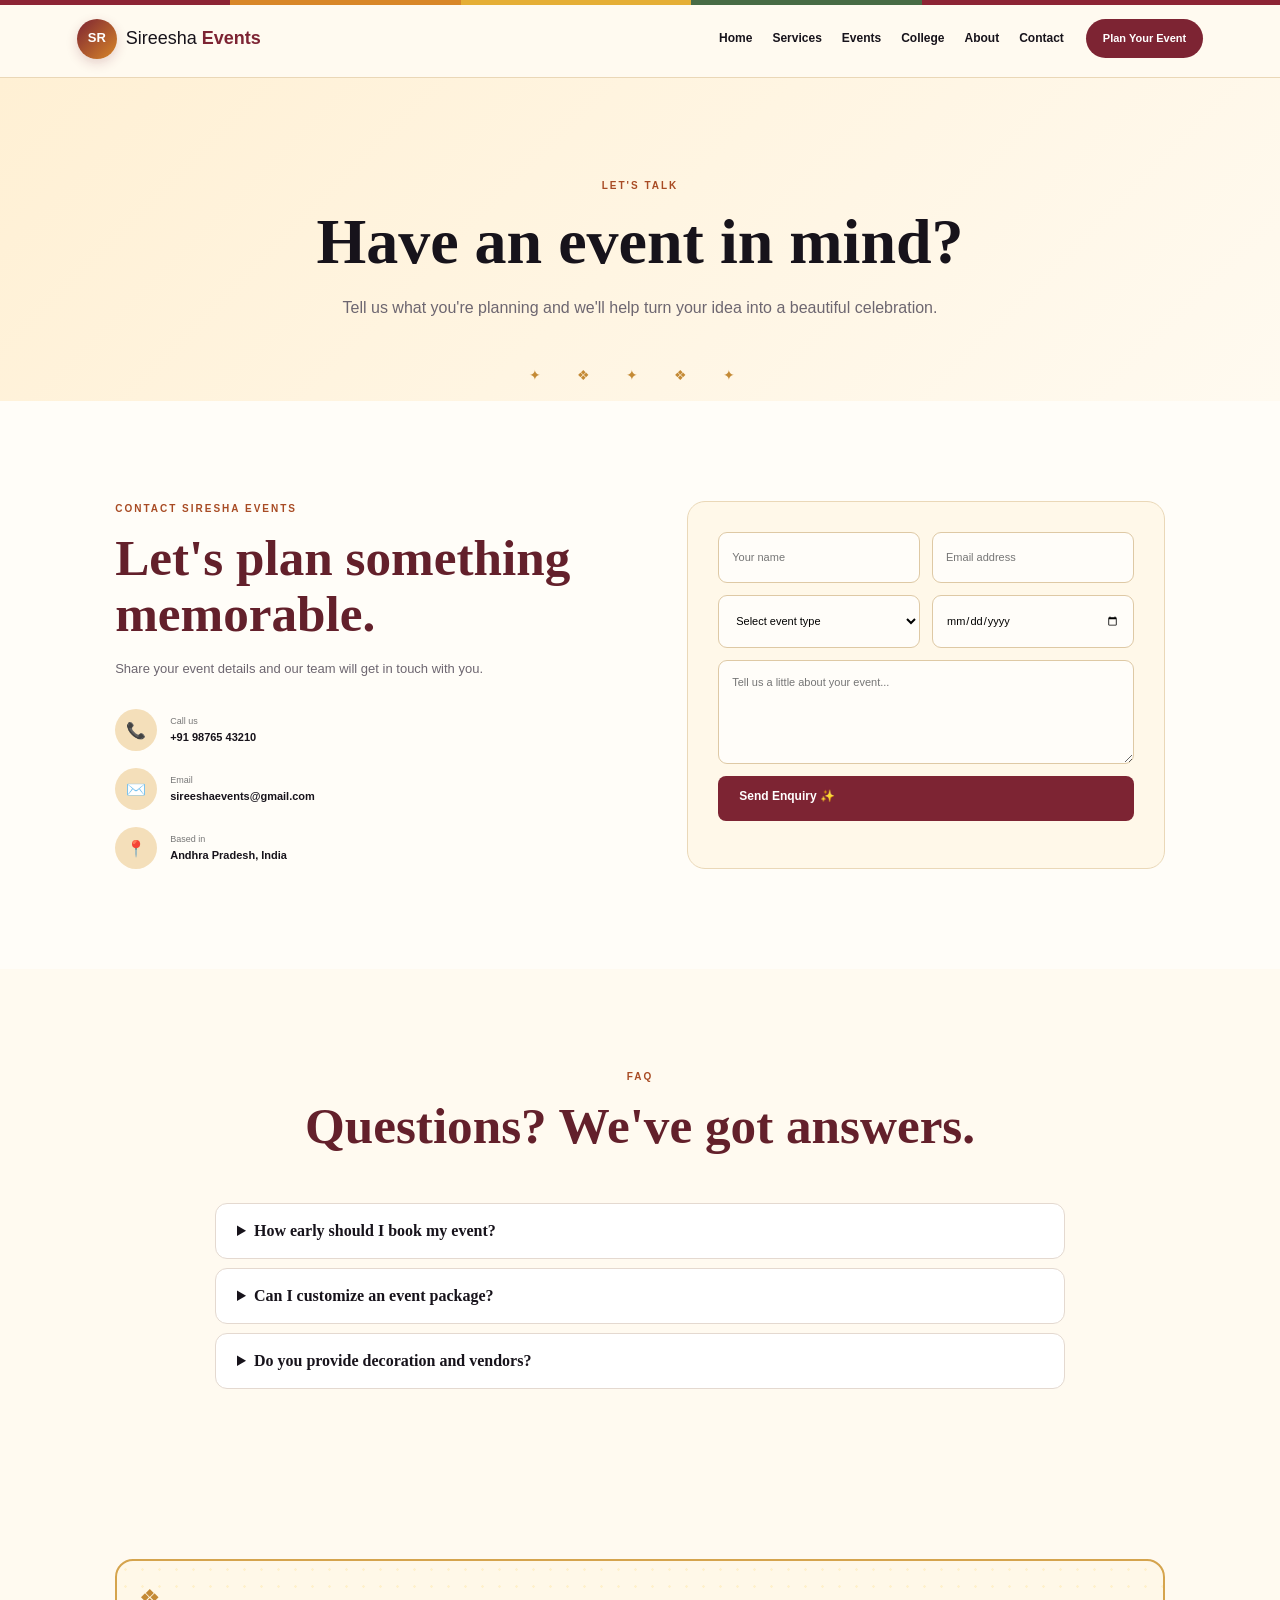
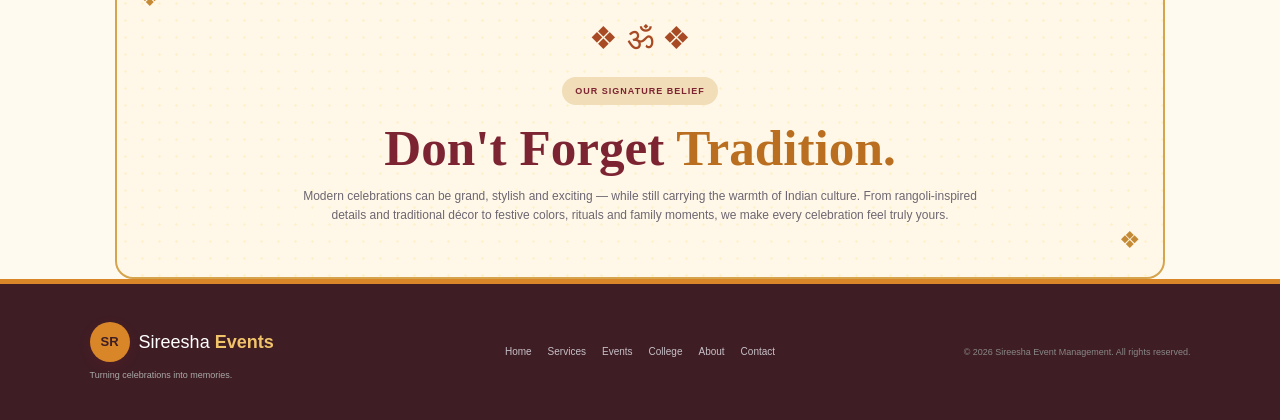
<file: contact.html>
<!DOCTYPE html>
<html lang="en">
<head>
  <meta charset="UTF-8">
  <meta name="viewport" content="width=device-width, initial-scale=1.0">
  <title>Contact | Sireesha Event Management</title>
  <link rel="preconnect" href="https://fonts.googleapis.com">
  <link rel="preconnect" href="https://fonts.gstatic.com" crossorigin>
  <link href="https://fonts.googleapis.com/css2?family=DM+Sans:wght@400;500;600;700&family=Playfair+Display:wght@600;700;800&display=swap" rel="stylesheet">
  <link rel="stylesheet" href="style.css">
</head>
<body>
<header class="header">
    <a href="index.html" class="logo">
      <span class="logo-mark">SR</span>
      <span>Sireesha <b>Events</b></span>
    </a>
    <button class="menu-btn" id="menuBtn" aria-label="Open menu">☰</button>
    <nav id="nav">
      <a href="index.html">Home</a>
      <a href="services.html">Services</a>
      <a href="events.html">Events</a><a href="college-events.html">College</a>
      <a href="about.html">About</a>
      <a href="contact.html">Contact</a>
    </nav>
    <a class="nav-cta" href="plan.html">Plan Your Event</a>
  </header>
<main>

<section class="page-banner">
  <p class="eyebrow">LET'S TALK</p><h1>Have an event in mind?</h1><p>Tell us what you're planning and we'll help turn your idea into a beautiful celebration.</p>
</section>
<section class="contact">
  <div class="contact-info">
    <p class="eyebrow">CONTACT SIRESHA EVENTS</p><h2>Let's plan something memorable.</h2>
    <p>Share your event details and our team will get in touch with you.</p>
    <div class="contact-details">
      <div><span>📞</span><div><small>Call us</small><strong>+91 98765 43210</strong></div></div>
      <div><span>✉️</span><div><small>Email</small><strong>sireeshaevents@gmail.com</strong></div></div>
      <div><span>📍</span><div><small>Based in</small><strong>Andhra Pradesh, India</strong></div></div>
    </div>
  </div>
  <form class="contact-form" id="eventForm">
    <input type="text" id="name" placeholder="Your name" required>
    <input type="email" id="email" placeholder="Email address" required>
    <select id="eventType" required><option value="">Select event type</option><option>Wedding</option><option>College Event</option><option>Birthday Party</option><option>Corporate Event</option><option>Other</option></select>
    <input type="date" id="date">
    <textarea id="message" rows="4" placeholder="Tell us a little about your event..."></textarea>
    <button type="submit" class="btn primary">Send Enquiry ✨</button>
    <p class="form-message" id="formMessage"></p>
  </form>
</section>
<section class="faq-section">
  <div class="section-heading"><p class="eyebrow">FAQ</p><h2>Questions? We've got answers.</h2></div>
  <div class="faq-list">
    <details><summary>How early should I book my event?</summary><p>For weddings and large events, booking 1–3 months in advance is recommended.</p></details>
    <details><summary>Can I customize an event package?</summary><p>Yes. Our packages can be adjusted according to your requirements and budget.</p></details>
    <details><summary>Do you provide decoration and vendors?</summary><p>Yes. We coordinate décor, lighting, sound, photography, entertainment and other event requirements.</p></details>
  </div>
</section>

</main>

<section class="dont-forget traditional-frame">
  <div class="mandala">❖ ॐ ❖</div>
  <span class="indian-tag">OUR SIGNATURE BELIEF</span>
  <h2>Don't Forget <span>Tradition.</span></h2>
  <p>Modern celebrations can be grand, stylish and exciting — while still carrying the warmth of Indian culture. From rangoli-inspired details and traditional décor to festive colors, rituals and family moments, we make every celebration feel truly yours.</p>
</section>
<footer>
    <div class="footer-brand">
      <a href="index.html" class="logo"><span class="logo-mark">SR</span><span>Sireesha <b>Events</b></span></a>
      <p>Turning celebrations into memories.</p>
    </div>
    <div class="footer-links">
      <a href="index.html">Home</a><a href="services.html">Services</a><a href="events.html">Events</a><a href="college-events.html">College</a><a href="about.html">About</a><a href="contact.html">Contact</a>
    </div>
    <p class="copyright">© 2026 Sireesha Event Management. All rights reserved.</p>
  </footer>
<script src="script.js"></script>
</body>
</html>
</file>
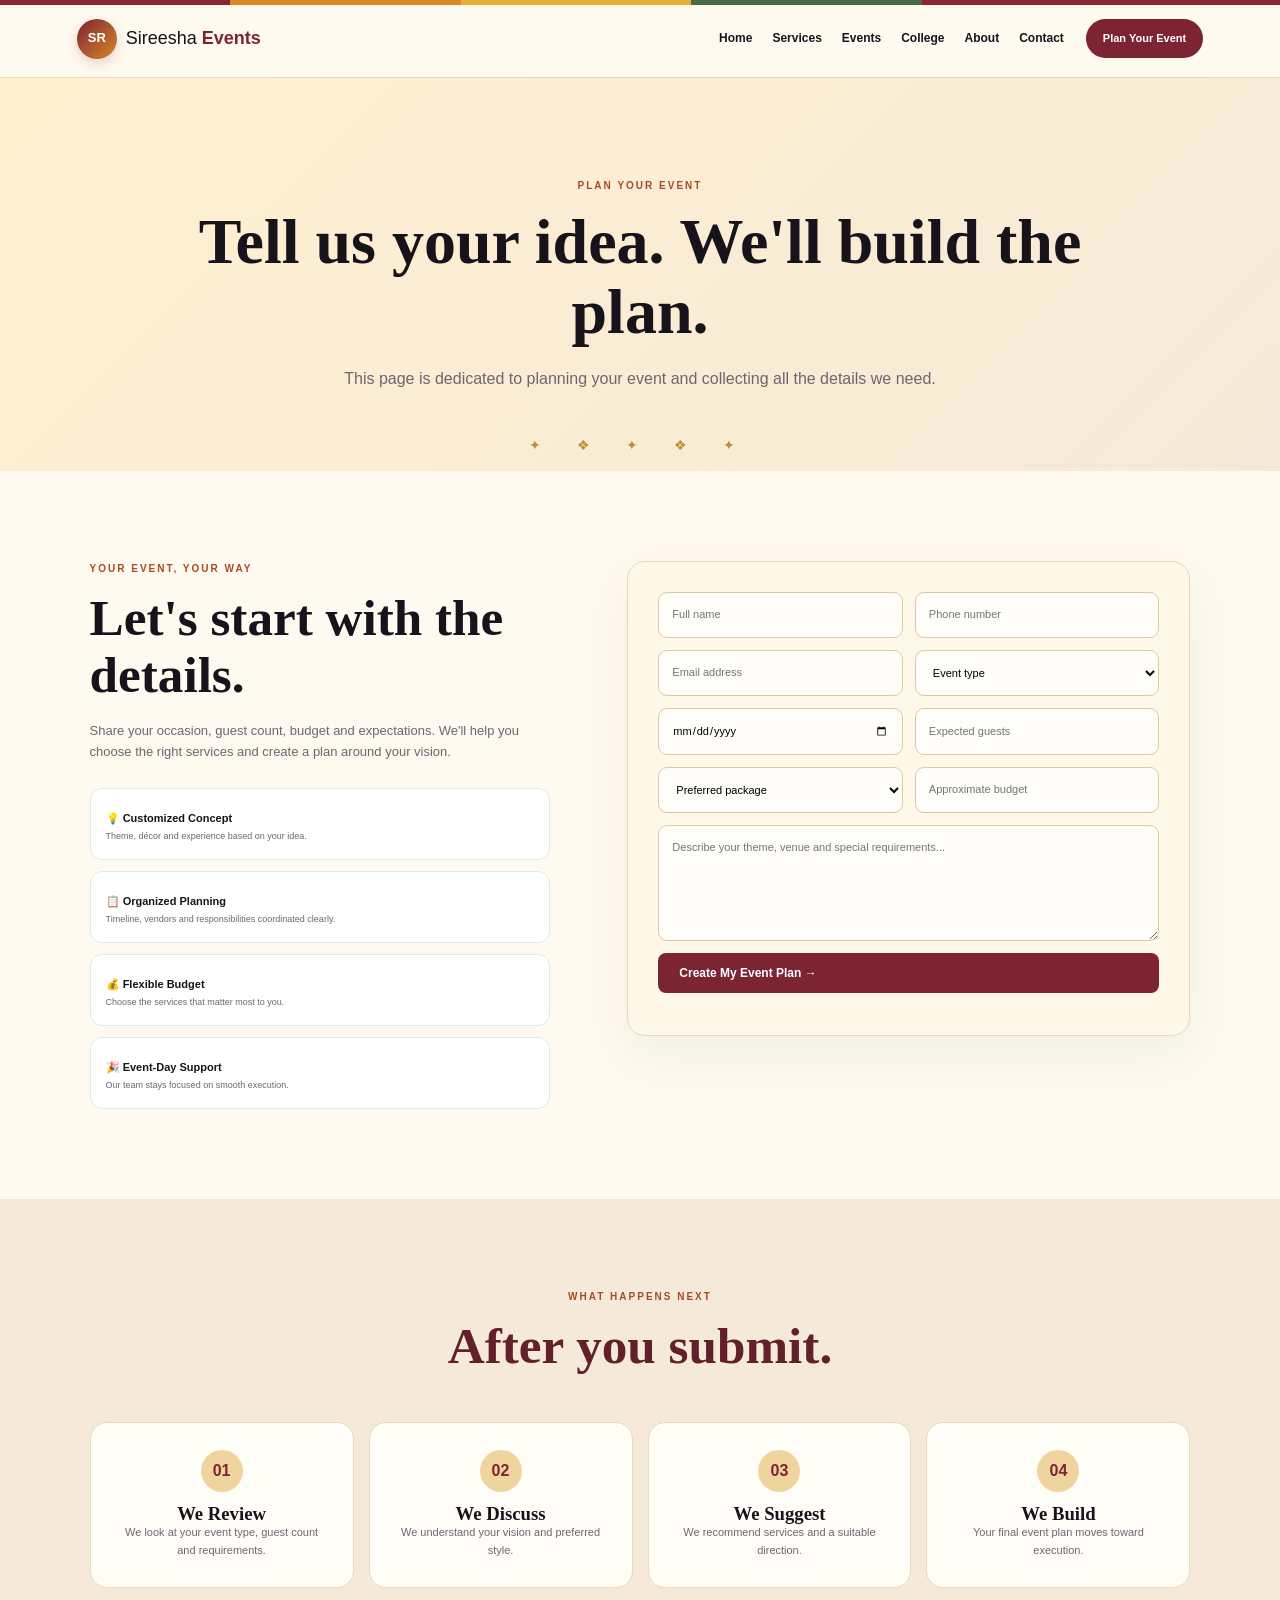
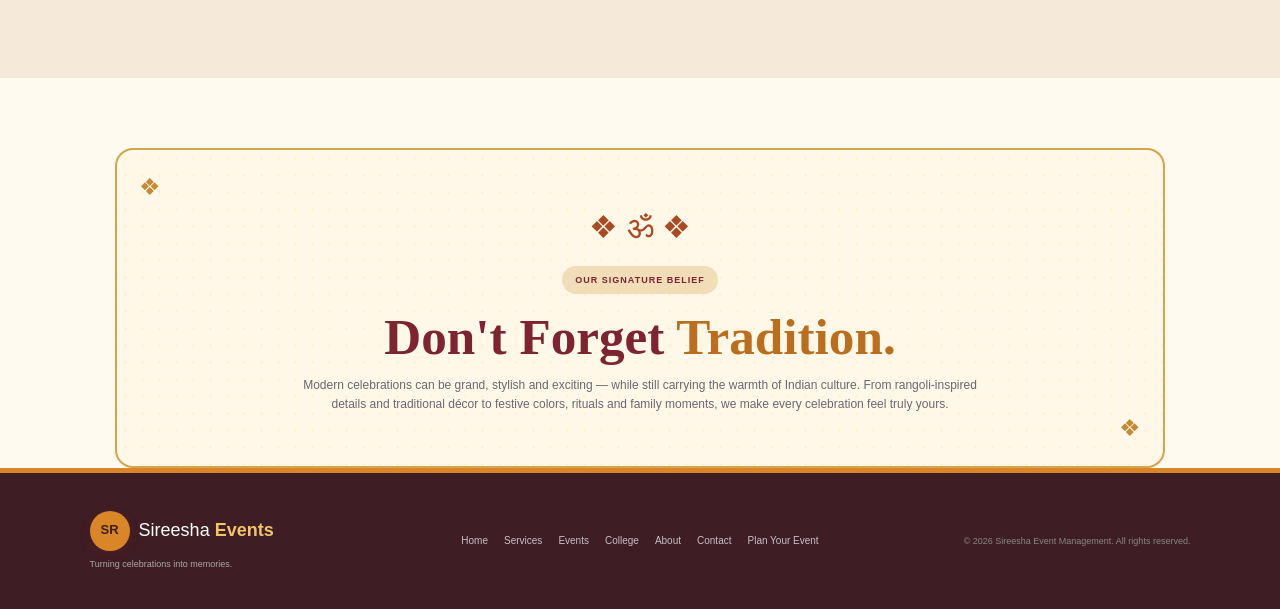
<file: plan.html>
<!DOCTYPE html>
<html lang="en">
<head>
<meta charset="UTF-8">
<meta name="viewport" content="width=device-width, initial-scale=1.0">
<title>Plan Your Event | Sireesha Event Management</title>
<link rel="preconnect" href="https://fonts.googleapis.com">
<link rel="preconnect" href="https://fonts.gstatic.com" crossorigin>
<link href="https://fonts.googleapis.com/css2?family=DM+Sans:wght@400;500;600;700&family=Playfair+Display:wght@600;700;800&display=swap" rel="stylesheet">
<link rel="stylesheet" href="style.css">
</head>
<body class="plan-page">
<header class="header">
<a href="index.html" class="logo"><span class="logo-mark">SR</span><span>Sireesha <b>Events</b></span></a>
<button class="menu-btn" id="menuBtn">☰</button>
<nav id="nav"><a href="index.html">Home</a><a href="services.html">Services</a><a href="events.html">Events</a><a href="college-events.html">College</a><a href="about.html">About</a><a href="contact.html">Contact</a></nav>
<a class="nav-cta" href="plan.html">Plan Your Event</a>
</header>

<section class="page-banner plan-banner">
<p class="eyebrow">PLAN YOUR EVENT</p>
<h1>Tell us your idea. We'll build the plan.</h1>
<p>This page is dedicated to planning your event and collecting all the details we need.</p>
</section>

<section class="plan-layout">
<div class="plan-info">
<p class="eyebrow">YOUR EVENT, YOUR WAY</p>
<h2>Let's start with the details.</h2>
<p>Share your occasion, guest count, budget and expectations. We'll help you choose the right services and create a plan around your vision.</p>
<div class="plan-benefits">
<div><b>💡 Customized Concept</b><span>Theme, décor and experience based on your idea.</span></div>
<div><b>📋 Organized Planning</b><span>Timeline, vendors and responsibilities coordinated clearly.</span></div>
<div><b>💰 Flexible Budget</b><span>Choose the services that matter most to you.</span></div>
<div><b>🎉 Event-Day Support</b><span>Our team stays focused on smooth execution.</span></div>
</div>
</div>

<form class="plan-form" id="planForm">
<input type="text" placeholder="Full name" required>
<input type="tel" placeholder="Phone number" required>
<input type="email" placeholder="Email address" required>
<select required><option value="">Event type</option><option>Wedding</option><option>College Event</option><option>Birthday</option><option>Corporate</option><option>Other</option></select>
<input type="date">
<input type="number" min="1" placeholder="Expected guests">
<select><option value="">Preferred package</option><option>Essential</option><option>Premium</option><option>Grand</option><option>Not sure</option></select>
<input type="text" placeholder="Approximate budget">
<textarea rows="5" placeholder="Describe your theme, venue and special requirements..."></textarea>
<button class="btn" type="submit">Create My Event Plan →</button>
<p class="plan-message" id="planMessage"></p>
</form>
</section>

<section class="planning-timeline">
<div class="section-heading"><p class="eyebrow">WHAT HAPPENS NEXT</p><h2>After you submit.</h2></div>
<div class="timeline-grid">
<div class="timeline-card"><strong>01</strong><h3>We Review</h3><p>We look at your event type, guest count and requirements.</p></div>
<div class="timeline-card"><strong>02</strong><h3>We Discuss</h3><p>We understand your vision and preferred style.</p></div>
<div class="timeline-card"><strong>03</strong><h3>We Suggest</h3><p>We recommend services and a suitable direction.</p></div>
<div class="timeline-card"><strong>04</strong><h3>We Build</h3><p>Your final event plan moves toward execution.</p></div>
</div>
</section>


<section class="dont-forget traditional-frame">
  <div class="mandala">❖ ॐ ❖</div>
  <span class="indian-tag">OUR SIGNATURE BELIEF</span>
  <h2>Don't Forget <span>Tradition.</span></h2>
  <p>Modern celebrations can be grand, stylish and exciting — while still carrying the warmth of Indian culture. From rangoli-inspired details and traditional décor to festive colors, rituals and family moments, we make every celebration feel truly yours.</p>
</section>
<footer>
<div class="footer-brand"><a href="index.html" class="logo"><span class="logo-mark">SR</span><span>Sireesha <b>Events</b></span></a><p>Turning celebrations into memories.</p></div>
<div class="footer-links"><a href="index.html">Home</a><a href="services.html">Services</a><a href="events.html">Events</a><a href="college-events.html">College</a><a href="about.html">About</a><a href="contact.html">Contact</a><a href="plan.html">Plan Your Event</a></div>
<p class="copyright">© 2026 Sireesha Event Management. All rights reserved.</p>
</footer>
<script src="script.js"></script>
</body>
</html>
</file>
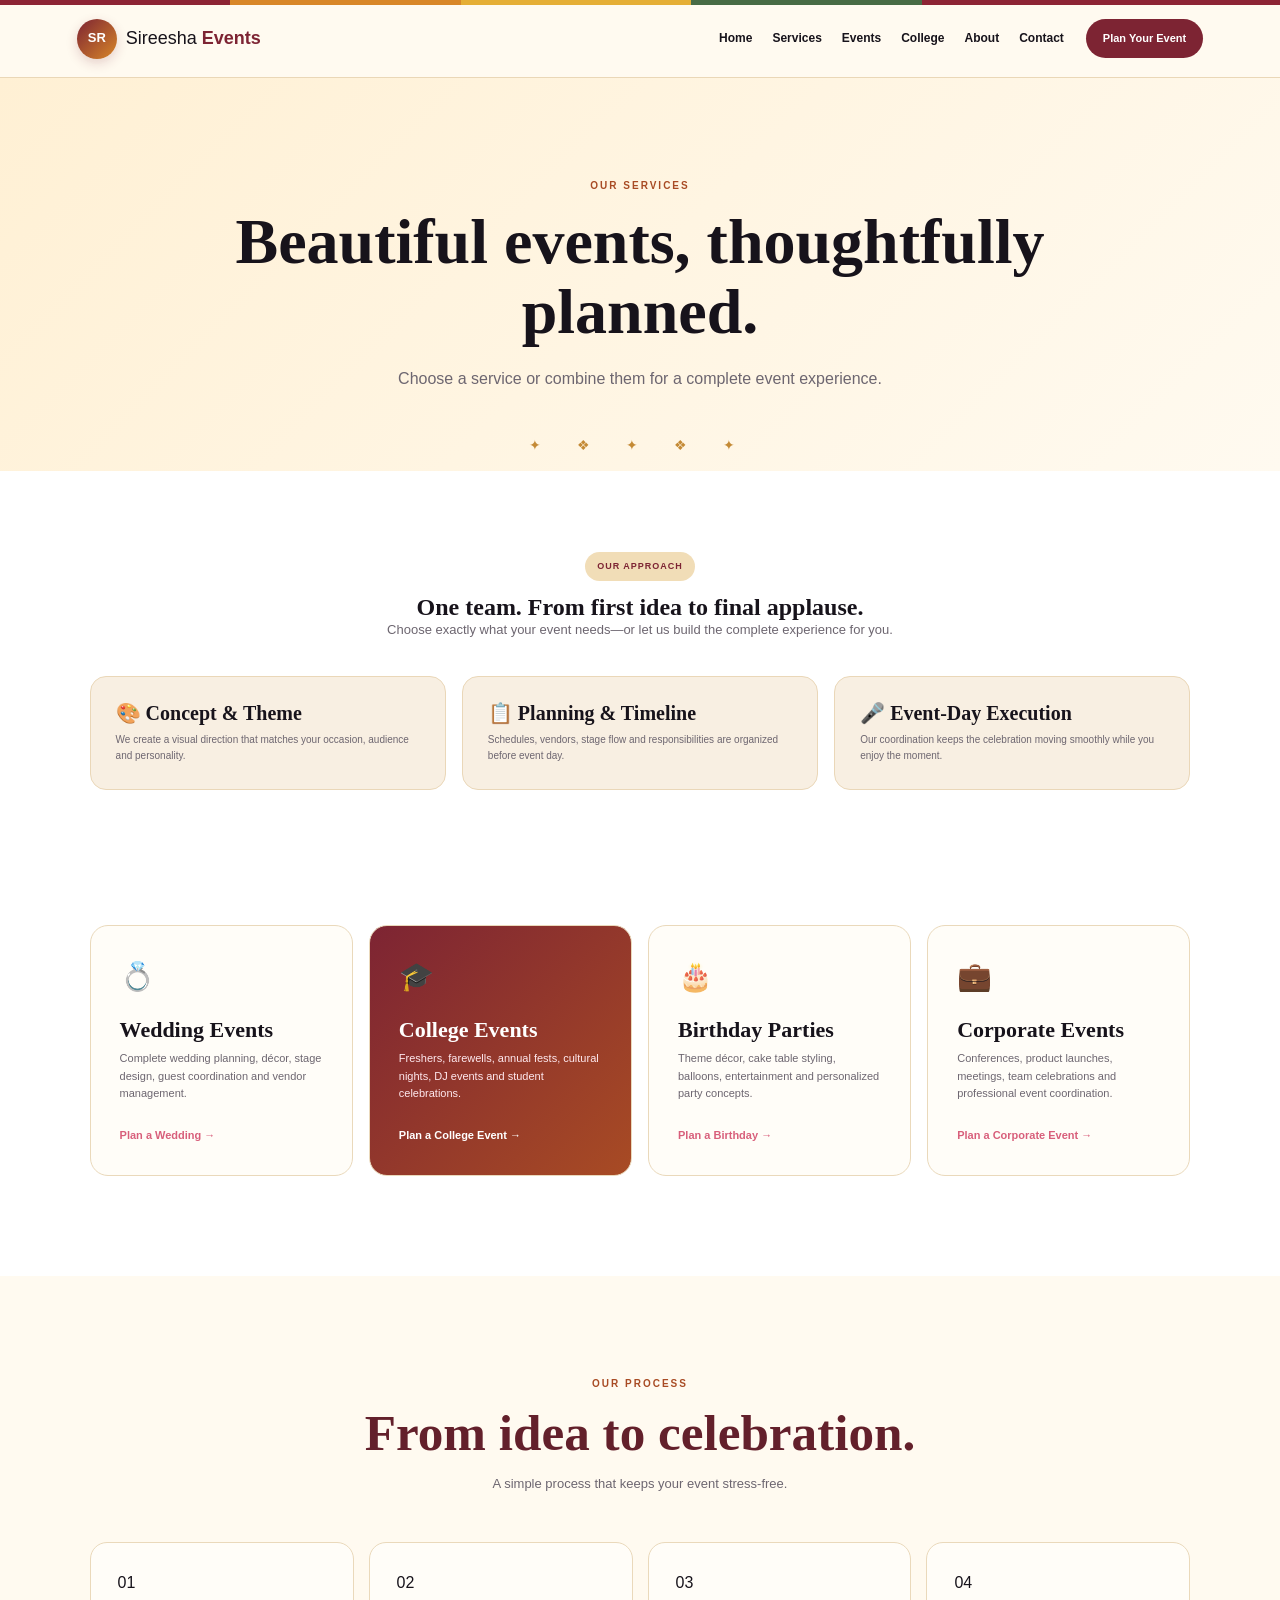
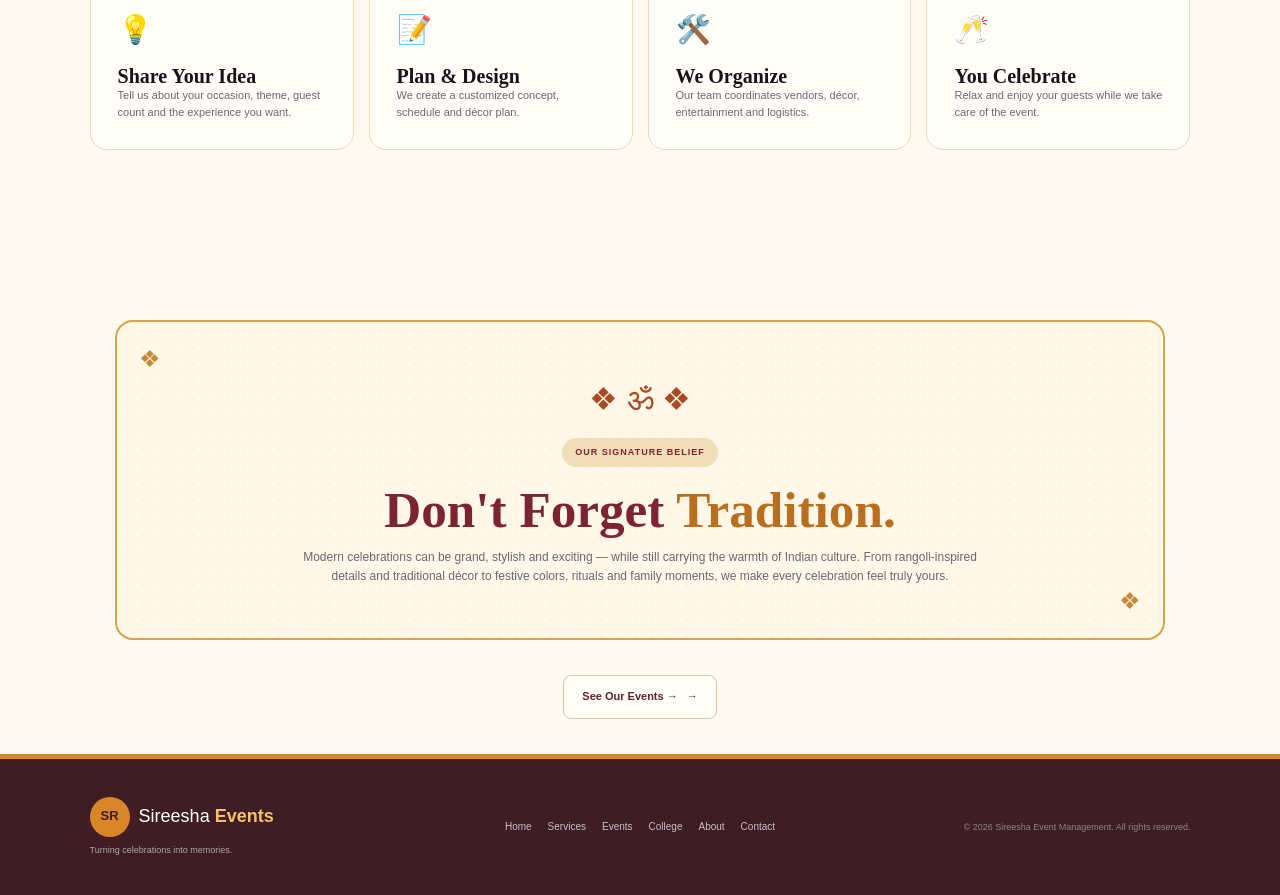
<file: services.html>
<!DOCTYPE html>
<html lang="en">
<head>
  <meta charset="UTF-8">
  <meta name="viewport" content="width=device-width, initial-scale=1.0">
  <title>Services | Sireesha Event Management</title>
  <link rel="preconnect" href="https://fonts.googleapis.com">
  <link rel="preconnect" href="https://fonts.gstatic.com" crossorigin>
  <link href="https://fonts.googleapis.com/css2?family=DM+Sans:wght@400;500;600;700&family=Playfair+Display:wght@600;700;800&display=swap" rel="stylesheet">
  <link rel="stylesheet" href="style.css">
</head>
<body>
<header class="header">
    <a href="index.html" class="logo">
      <span class="logo-mark">SR</span>
      <span>Sireesha <b>Events</b></span>
    </a>
    <button class="menu-btn" id="menuBtn" aria-label="Open menu">☰</button>
    <nav id="nav">
      <a href="index.html">Home</a>
      <a href="services.html">Services</a>
      <a href="events.html">Events</a><a href="college-events.html">College</a>
      <a href="about.html">About</a>
      <a href="contact.html">Contact</a>
    </nav>
    <a class="nav-cta" href="plan.html">Plan Your Event</a>
  </header>
<main>

<section class="page-banner">
  <p class="eyebrow">OUR SERVICES</p><h1>Beautiful events, thoughtfully planned.</h1><p>Choose a service or combine them for a complete event experience.</p>
</section><section class="services-intro">
  <div class="page-intro">
    <span class="section-label">OUR APPROACH</span>
    <h2>One team. From first idea to final applause.</h2>
    <p>Choose exactly what your event needs—or let us build the complete experience for you.</p>
  </div>
  <div class="service-extra-grid">
    <article class="service-extra"><h3>🎨 Concept & Theme</h3><p>We create a visual direction that matches your occasion, audience and personality.</p></article>
    <article class="service-extra"><h3>📋 Planning & Timeline</h3><p>Schedules, vendors, stage flow and responsibilities are organized before event day.</p></article>
    <article class="service-extra"><h3>🎤 Event-Day Execution</h3><p>Our coordination keeps the celebration moving smoothly while you enjoy the moment.</p></article>
  </div>
</section>
<section class="section">
  <div class="service-grid">
    <article class="service-card"><div class="icon">💍</div><h3>Wedding Events</h3><p>Complete wedding planning, décor, stage design, guest coordination and vendor management.</p><a href="contact.html">Plan a Wedding →</a></article>
    <article class="service-card featured"><div class="icon">🎓</div><h3>College Events</h3><p>Freshers, farewells, annual fests, cultural nights, DJ events and student celebrations.</p><a href="contact.html">Plan a College Event →</a></article>
    <article class="service-card"><div class="icon">🎂</div><h3>Birthday Parties</h3><p>Theme décor, cake table styling, balloons, entertainment and personalized party concepts.</p><a href="contact.html">Plan a Birthday →</a></article>
    <article class="service-card"><div class="icon">💼</div><h3>Corporate Events</h3><p>Conferences, product launches, meetings, team celebrations and professional event coordination.</p><a href="contact.html">Plan a Corporate Event →</a></article>
  </div>
</section>
<section class="process-section">
  <div class="section-heading"><p class="eyebrow">OUR PROCESS</p><h2>From idea to celebration.</h2><p>A simple process that keeps your event stress-free.</p></div>
  <div class="process-grid">
    <div class="process-card"><span>01</span><div class="process-icon">💡</div><h3>Share Your Idea</h3><p>Tell us about your occasion, theme, guest count and the experience you want.</p></div>
    <div class="process-card"><span>02</span><div class="process-icon">📝</div><h3>Plan & Design</h3><p>We create a customized concept, schedule and décor plan.</p></div>
    <div class="process-card"><span>03</span><div class="process-icon">🛠️</div><h3>We Organize</h3><p>Our team coordinates vendors, décor, entertainment and logistics.</p></div>
    <div class="process-card"><span>04</span><div class="process-icon">🥂</div><h3>You Celebrate</h3><p>Relax and enjoy your guests while we take care of the event.</p></div>
  </div>
</section>

</main>

<section class="dont-forget traditional-frame">
  <div class="mandala">❖ ॐ ❖</div>
  <span class="indian-tag">OUR SIGNATURE BELIEF</span>
  <h2>Don't Forget <span>Tradition.</span></h2>
  <p>Modern celebrations can be grand, stylish and exciting — while still carrying the warmth of Indian culture. From rangoli-inspired details and traditional décor to festive colors, rituals and family moments, we make every celebration feel truly yours.</p>
</section>
<div style="text-align:center;padding:35px 7%"><a href="events.html" class="arrow-btn">See Our Events → <span>→</span></a></div><footer>
    <div class="footer-brand">
      <a href="index.html" class="logo"><span class="logo-mark">SR</span><span>Sireesha <b>Events</b></span></a>
      <p>Turning celebrations into memories.</p>
    </div>
    <div class="footer-links">
      <a href="index.html">Home</a><a href="services.html">Services</a><a href="events.html">Events</a><a href="college-events.html">College</a><a href="about.html">About</a><a href="contact.html">Contact</a>
    </div>
    <p class="copyright">© 2026 Sireesha Event Management. All rights reserved.</p>
  </footer>
<script src="script.js"></script>
</body>
</html>
</file>
<file: style.css>
*{box-sizing:border-box;margin:0;padding:0}html{scroll-behavior:smooth}body{font-family:Arial,sans-serif;color:#17131b;background:#fff9f2;line-height:1.6}a{text-decoration:none;color:inherit}img{max-width:100%;display:block}.header{height:78px;display:flex;align-items:center;gap:22px;padding:0 6%;position:sticky;top:0;z-index:20;background:#fffaf4ee;backdrop-filter:blur(12px);border-bottom:1px solid #eee3d8}.logo{display:flex;align-items:center;gap:9px;font-size:18px;white-space:nowrap}.logo-mark{width:40px;height:40px;border-radius:50%;display:grid;place-items:center;background:#19151c;color:#fff;font-weight:800;font-size:13px}.header nav{display:flex;gap:20px;margin-left:auto}.header nav a{font-size:12px;font-weight:700}.header nav a:hover{color:#d85f7b}.nav-cta{background:#19151c;color:#fff;padding:11px 17px;border-radius:25px;font-size:11px;font-weight:800}.menu-btn{display:none;background:none;border:0;font-size:25px}h1,h2,h3{font-family:Georgia,serif;line-height:1.1}h1{font-size:clamp(43px,5vw,72px)}.eyebrow{font-size:10px;letter-spacing:2px;font-weight:900;color:#d85f7b;margin-bottom:13px}.btn{display:inline-flex;padding:13px 21px;border-radius:28px;font-weight:800;font-size:12px;border:0;transition:.25s}.btn:hover{transform:translateY(-3px)}.primary{background:#19151c;color:#fff}.secondary{border:1px solid #dacfc5;background:#fff}.pink{background:#d85f7b;color:#fff}.purple{background:#7657d9;color:#fff}.hero{min-height:calc(100vh - 78px);display:grid;grid-template-columns:1fr .9fr;gap:7%;align-items:center;padding:70px 7%}.hero-content{max-width:650px}.hero h1 span{color:#d85f7b}.hero-text{color:#6d6670;margin-top:20px;font-size:15px}.hero-buttons{display:flex;gap:12px;flex-wrap:wrap;margin:28px 0 40px}.stats{display:flex;gap:35px}.stats strong{font:800 26px Georgia,serif}.stats span{display:block;font-size:9px;color:#6d6670}.hero-image{position:relative}.hero-image>img{height:590px;width:100%;object-fit:cover;border-radius:180px 180px 20px 20px;box-shadow:0 25px 55px #2a182218}.floating-card,.energy-card{position:absolute;bottom:25px;left:-25px;background:#fff;padding:15px 18px;border-radius:14px;box-shadow:0 15px 40px #0002;font-size:11px}.section,.process-section,.packages-section,.reviews-section,.gallery-section,.faq-section{padding:100px 7%}.section{background:#fff}.section-heading{text-align:center;max-width:700px;margin:0 auto 48px}.section-heading h2{font-size:clamp(36px,4vw,53px);margin-bottom:12px}.section-heading>p:last-child{color:#6d6670;font-size:13px}.service-grid{max-width:1250px;margin:auto;display:grid;grid-template-columns:repeat(4,1fr);gap:16px}.service-card{padding:29px;border:1px solid #ebe1d7;border-radius:18px;background:#fff}.service-card:hover{transform:translateY(-5px);transition:.25s}.service-card.featured{background:linear-gradient(135deg,#e66c87,#b94867);color:#fff}.service-card .icon{font-size:28px;margin-bottom:18px}.service-card h3{font-size:22px;margin-bottom:8px}.service-card p{font-size:11px;color:#6d6670;margin-bottom:18px}.service-card.featured p{color:#ffe9ef}.service-card a{font-size:11px;font-weight:800;color:#d85f7b}.service-card.featured a{color:#fff}.page-banner{padding:100px 7% 80px;text-align:center;background:linear-gradient(135deg,#f4e5dc,#fff9f2)}.page-banner h1{max-width:900px;margin:0 auto 18px}.page-banner>p:last-child{max-width:650px;margin:auto;color:#6d6670}.gallery{max-width:1250px;margin:auto;display:grid;grid-template-columns:1.25fr 1fr 1fr;grid-template-rows:270px 270px;gap:13px}.gallery-item{position:relative;overflow:hidden;border-radius:16px}.gallery-item.large{grid-row:span 2}.gallery-item img{width:100%;height:100%;object-fit:cover;transition:.5s}.gallery-item:hover img{transform:scale(1.06)}.overlay{position:absolute;left:13px;right:13px;bottom:13px;background:#17131bcc;color:#fff;padding:10px 13px;border-radius:9px;font-size:11px;font-weight:800}.process-section{background:#fff}.process-grid,.timeline-grid{max-width:1200px;margin:auto;display:grid;grid-template-columns:repeat(4,1fr);gap:15px}.process-card,.timeline-card{padding:27px;border-radius:17px;background:#fff9f2;border:1px solid #eadfd5}.process-icon{font-size:28px;margin:12px 0}.process-card h3{font-size:20px}.process-card p,.timeline-card p{font-size:11px;color:#6d6670}.packages-section{background:#f4ede7}.package-grid{max-width:1200px;margin:auto;display:grid;grid-template-columns:repeat(3,1fr);gap:17px}.package-card{background:#fff;padding:32px;border-radius:18px;display:flex;flex-direction:column}.package-card.popular{background:#29222d;color:#fff;transform:translateY(-8px)}.package-label{font-size:9px;letter-spacing:2px;font-weight:900;color:#d85f7b}.package-card h3{font-size:29px}.price{font:800 36px Georgia,serif;margin:10px 0}.package-card p{font-size:11px;color:#6d6670}.package-card ul{list-style:none;display:grid;gap:9px;font-size:11px;margin:20px 0 25px;flex:1}.package-card .btn{width:100%;justify-content:center}.package-note{text-align:center;color:#777;font-size:9px;margin-top:22px}.about,.why-section,.why-college{padding:100px 9%;display:grid;grid-template-columns:1fr 1fr;gap:9%;align-items:center}.about{background:#f0e7de}.about-image,.why-image{position:relative}.about-image>img,.why-image img,.why-college>img{width:100%;height:510px;object-fit:cover;border-radius:18px}.experience-badge{position:absolute;right:-25px;bottom:25px;width:120px;height:120px;border-radius:50%;background:#201a22;color:#fff;display:grid;place-items:center;text-align:center;font-size:10px}.experience-badge strong{font:800 30px Georgia,serif;display:block}.about-content h2,.why-content h2,.why-college h2{font-size:clamp(38px,4vw,54px);margin-bottom:18px}.about-content>p:not(.eyebrow),.why-content>p:not(.eyebrow),.why-college>div>p:not(.eyebrow){font-size:13px;color:#6d6670}.checks,.why-points,.why-list{display:grid;gap:10px;margin:24px 0}.checks p{font-size:11px;font-weight:700}.why-points>div,.why-list div{display:flex;gap:14px;padding:13px;border-radius:12px;background:#fff}.why-points strong{color:#d85f7b}.why-points span{display:flex;flex-direction:column}.why-points small,.why-list span{font-size:10px;color:#6d6670}.review-grid{max-width:1200px;margin:auto;display:grid;grid-template-columns:repeat(3,1fr);gap:16px}.review-card{padding:28px;background:#fff;border:1px solid #e9ded5;border-radius:17px}.stars{color:#d29a42;font-size:12px;letter-spacing:2px}.review-card>p{font:16px/1.5 Georgia,serif;margin:15px 0}.faq-list{max-width:850px;margin:auto;display:grid;gap:9px}.faq-list details{padding:18px 21px;border:1px solid #e4d9d0;border-radius:12px;background:#fff}.faq-list summary{font:bold 16px Georgia,serif;cursor:pointer}.faq-list details p{font-size:11px;color:#6d6670;padding-top:10px}.big-cta{margin:0 7% 80px;padding:60px 7%;border-radius:22px;background:#f1ddd5;display:flex;align-items:center;justify-content:space-between;gap:25px}.big-cta h2{font-size:clamp(35px,4vw,52px)}.testimonial-section{padding:100px 10%;background:#28212d;color:#fff;text-align:center}.quote-mark{font:75px Georgia,serif;color:#d85f7b}.testimonial-section blockquote{font:clamp(27px,4vw,45px)/1.25 Georgia,serif;max-width:900px;margin:10px auto 20px}.contact{padding:100px 9%;display:grid;grid-template-columns:1fr 1fr;gap:9%;background:#fff}.contact-info h2{font-size:clamp(38px,4vw,55px);margin-bottom:16px}.contact-info>p:not(.eyebrow){color:#6d6670;font-size:13px}.contact-details{display:grid;gap:17px;margin-top:30px}.contact-details>div{display:flex;gap:13px;align-items:center}.contact-details>div>span{width:42px;height:42px;border-radius:50%;background:#f4e2e4;display:grid;place-items:center}.contact-details div div{display:flex;flex-direction:column}.contact-details small{font-size:9px;color:#777}.contact-details strong{font-size:11px}.contact-form,.plan-form{padding:30px;border-radius:18px;background:#fff9f2;display:grid;grid-template-columns:1fr 1fr;gap:12px}.contact-form input,.contact-form select,.contact-form textarea,.plan-form input,.plan-form select,.plan-form textarea{width:100%;padding:13px;border:1px solid #dfd4ca;border-radius:9px;font:inherit;font-size:11px}.contact-form textarea,.contact-form button,.form-message,.plan-form textarea,.plan-form button,.plan-message{grid-column:1/-1}.form-message,.plan-message{text-align:center;color:#d85f7b;font-size:10px;font-weight:800}.plan-page{background:#f4fbf7}.plan-page .page-banner{background:linear-gradient(135deg,#dff9ed,#e8f5ff)}.plan-layout{padding:90px 7%;display:grid;grid-template-columns:.9fr 1.1fr;gap:7%;align-items:start}.plan-info h2{font-size:clamp(38px,4vw,55px);margin-bottom:18px}.plan-info>p:not(.eyebrow){font-size:13px;color:#6d6670}.plan-benefits{display:grid;gap:11px;margin-top:25px}.plan-benefits div{padding:15px;background:#fff;border:1px solid #dcece5;border-radius:12px}.plan-benefits b{font-size:11px}.plan-benefits span{display:block;font-size:9px;color:#6d6670}.plan-form{background:#fff;box-shadow:0 18px 50px #2a534112}.plan-form button{background:#279a72;color:#fff}.planning-timeline{padding:90px 7%;background:#eaf8f2}.timeline-card{text-align:center;background:#fff}.timeline-card strong{display:grid;place-items:center;width:42px;height:42px;margin:auto auto 12px;border-radius:50%;background:#d9f3e8;color:#238866}.college{background:#f6fbff}.college .header{background:#f6fbff}.college .college-hero{padding:90px 7%;display:grid;grid-template-columns:1fr 1.05fr;gap:7%;align-items:center;background:linear-gradient(120deg,#f5fbff,#fff)}.college .college-hero h1{font-size:clamp(43px,5.5vw,75px)}.college .college-hero h1 span{color:#4d78e8}.college .college-hero p:not(.eyebrow){color:#626878;font-size:15px}.college .college-image{position:relative}.college .college-image img{height:590px;width:100%;object-fit:cover;border-radius:30px 140px 30px 140px}.college .energy-card{left:auto;right:-25px}.college .college-stats{display:grid;grid-template-columns:repeat(3,1fr);gap:12px;margin-top:25px}.college .college-stats div{padding:15px;background:#fff;border:1px solid #e5e9f2;border-radius:13px}.college .college-stats strong{font:800 24px Georgia,serif;color:#4d78e8}.college .college-stats span{display:block;font-size:9px;color:#737987}.event-types{padding:95px 7%;background:#f5f9ff}.event-type-grid{max-width:1200px;margin:auto;display:grid;grid-template-columns:repeat(3,1fr);gap:17px}.event-type{min-height:290px;border-radius:22px;padding:27px;display:flex;flex-direction:column;justify-content:flex-end;color:#fff;background-size:cover;background-position:center;box-shadow:0 15px 35px #37417822}.event-type:nth-child(1){background-image:linear-gradient(0deg,#215faaee,transparent),url("https://images.unsplash.com/photo-1492684223066-81342ee5ff30?auto=format&fit=crop&w=900&q=85")}.event-type:nth-child(2){background-image:linear-gradient(0deg,#7a43bcee,transparent),url("https://images.unsplash.com/photo-1514525253161-7a46d19cd819?auto=format&fit=crop&w=900&q=85")}.event-type:nth-child(3){background-image:linear-gradient(0deg,#00897bee,transparent),url("https://images.unsplash.com/photo-1527529482837-4698179dc6ce?auto=format&fit=crop&w=900&q=85")}.event-type h3{font-size:27px}.event-type p{font-size:10px}.why-college{background:#fff}.why-list div{display:block;background:#f7f7ff;border-left:4px solid #7b61db}.why-list b{display:block;font-size:12px}.college-cta{padding:80px 7%;text-align:center;background:linear-gradient(100deg,#4d8ef7,#8a5be3,#ef6f9e);color:#fff}.college-cta h2{font-size:clamp(38px,4vw,58px);margin-bottom:15px}.college-cta p:not(.eyebrow){margin-bottom:24px}.college-cta .btn{background:#fff;color:#5546a7}footer{padding:38px 7%;background:#151219;color:#fff;display:grid;grid-template-columns:1fr auto 1fr;gap:20px;align-items:center}.footer-brand p{font-size:9px;color:#aaa;margin-top:6px}.footer-links{display:flex;gap:16px;flex-wrap:wrap;font-size:10px;color:#c7c0c7}.copyright{text-align:right;color:#888;font-size:9px}
@media(max-width:1000px){.service-grid{grid-template-columns:1fr 1fr}.hero,.about,.why-section,.why-college,.contact,.plan-layout,.college .college-hero{grid-template-columns:1fr}.package-grid,.review-grid,.event-type-grid{grid-template-columns:1fr}.package-card.popular{transform:none}.process-grid,.timeline-grid{grid-template-columns:1fr 1fr}.college .college-image{max-width:680px;margin:auto}}
@media(max-width:760px){.header{padding:0 5%}.menu-btn{display:block;order:3}.header nav{display:none;position:absolute;top:78px;left:0;right:0;padding:18px 7%;background:#fffaf4;flex-direction:column}.header nav.open{display:flex}.nav-cta{display:none}.hero{padding:55px 6%}.hero-image>img,.college .college-image img{height:410px}.floating-card,.energy-card{left:15px;right:auto}.section,.process-section,.packages-section,.reviews-section,.gallery-section,.faq-section,.about,.why-section,.why-college,.contact,.plan-layout,.planning-timeline,.event-types{padding:75px 6%}.stats{gap:18px}.gallery{grid-template-columns:1fr;grid-template-rows:260px 260px 260px 260px 260px}.gallery-item.large{grid-row:auto}.contact-form,.plan-form{grid-template-columns:1fr}.contact-form textarea,.contact-form button,.form-message,.plan-form textarea,.plan-form button,.plan-message{grid-column:auto}.big-cta{margin:0 6% 65px;flex-direction:column;align-items:flex-start}.college .college-stats{grid-template-columns:1fr}.college .college-hero{padding:70px 6%}.why-college>img{height:400px}.page-banner{padding:70px 6%}footer{grid-template-columns:1fr;text-align:center}.footer-links{justify-content:center}.copyright{text-align:center}}

/* ===== INDIAN TRADITIONAL TOUCH ===== */
:root{--maroon:#7d2433;--saffron:#d88628;--turmeric:#e5ae35;--leaf:#486b45;--cream:#fff8e9}
body{background:#fffaf0}
body:before{content:"";display:block;height:5px;background:linear-gradient(90deg,#8d2434 0 18%,#d88628 18% 36%,#e5ae35 36% 54%,#486b45 54% 72%,#8d2434 72% 100%);position:fixed;top:0;left:0;right:0;z-index:100}
.header{background:rgba(255,250,240,.95);border-bottom:1px solid #ead7b7}
.logo-mark{background:linear-gradient(135deg,#7d2433,#d88628);box-shadow:0 4px 12px #7d243333}
.logo b{color:#7d2433}
.header nav a:hover{color:#7d2433}
.nav-cta,.primary{background:#7d2433}
.btn{border-radius:8px}
.pink{background:#7d2433}
.eyebrow{color:#a84b24}
h1,h2,h3{font-family:Georgia,"Times New Roman",serif}
.hero{background:radial-gradient(circle at 85% 15%,#f5dca455,transparent 27%),linear-gradient(135deg,#fffaf0,#f9eee0)}
.hero h1 span{color:#7d2433}
.hero-image>img{border-radius:180px 35px 35px 180px;border:8px solid #fff4dd;box-shadow:0 25px 55px #7d243326}
.floating-card,.energy-card{border:1px solid #e7cda5}
.section-heading h2,.about-content h2,.why-content h2,.why-college h2,.contact-info h2{color:#63202b}
.service-card{background:#fffdf8;border-color:#ead9bb}
.service-card.featured{background:linear-gradient(135deg,#7d2433,#a84b24)}
.service-card .icon{filter:saturate(.9)}
.page-banner{background:linear-gradient(135deg,#fff0d4,#fffaf0);position:relative;overflow:hidden}
.page-banner:after{content:"✦  ❖  ✦  ❖  ✦";position:absolute;bottom:15px;left:0;right:0;text-align:center;color:#c48a35;font-size:14px;letter-spacing:16px}
.gallery-item{border-radius:10px;border:3px solid #f5e3c2}
.overlay{background:#63202bd9}
.process-section{background:#fffaf0}
.process-card{background:#fffdf8;border-color:#ead9bb}
.process-icon{color:#a84b24}
.packages-section{background:#f6ead8}
.package-card{background:#fffdf8;border:1px solid #ead9bb}
.package-card.popular{background:#63202b}
.package-label{color:#c27824}
.about{background:#f5ead9}
.about-image>img,.why-image img,.why-college>img{border-radius:18px;border:6px solid #fff4dc}
.experience-badge{background:#7d2433}
.testimonial-section{background:#63202b}
.quote-mark{color:#e5ae35}
.contact{background:#fffdf8}
.contact-details>div>span{background:#f4dfba;color:#7d2433}
.contact-form,.plan-form{background:#fff8e9;border:1px solid #ead8b8}
.contact-form input,.contact-form select,.contact-form textarea,.plan-form input,.plan-form select,.plan-form textarea{background:#fffdf9;border-color:#dec9a5}
.form-message,.plan-message{color:#7d2433}
.plan-page{background:#fffaf0}
.plan-page .page-banner{background:linear-gradient(135deg,#fff0cf,#f5ead9)}
.plan-form button{background:#7d2433}
.planning-timeline{background:#f5ead9}
.timeline-card{background:#fffdf8;border-color:#ead9bb}
.timeline-card strong{background:#f0d49e;color:#7d2433}
.college{background:#fffaf0}
.college .header{background:rgba(255,250,240,.96)}
.college .college-hero{background:linear-gradient(120deg,#fff8e9,#f8ead7)}
.college .college-hero h1 span{color:#7d2433}
.college .logo-mark{background:linear-gradient(135deg,#7d2433,#d88628)}
.college .college-image img{border:8px solid #fff0d0}
.college .college-stats div{background:#fffdf8;border-color:#ead9bb}
.college .college-stats strong{color:#7d2433}
.event-types{background:#f7eddf}
.event-type{border:3px solid #fff0d0}
.why-college{background:#fffdf8}
.why-list div{background:#fff8e9;border-left-color:#a84b24}
.college-cta{background:linear-gradient(105deg,#7d2433,#a84b24,#d88628)}
.college-cta .btn{color:#7d2433}
.big-cta{background:#f3dfc2;border:1px solid #e3c48e}
footer{background:#3f1d24;border-top:5px solid #d88628}
.footer-brand .logo-mark{background:#d88628;color:#3f1d24}
footer .logo b{color:#f1c36a}
footer .footer-links a:hover{color:#f1c36a}

/* Traditional decorative motif: toran / rangoli-inspired corner ornaments */
.traditional-frame{position:relative}
.traditional-frame:before,.traditional-frame:after{content:"❖";position:absolute;color:#c48a35;font-size:24px}
.traditional-frame:before{top:18px;left:22px}.traditional-frame:after{bottom:18px;right:22px}
.trad-strip{display:flex;justify-content:center;gap:9px;flex-wrap:wrap;margin:0 auto 35px;color:#a84b24;font-size:14px}
.trad-strip span{display:inline-grid;place-items:center;width:27px;height:27px;border:1px solid #d9b66d;border-radius:50%;background:#fff7e5}
.dont-forget{margin:70px auto 0;max-width:1050px;padding:52px 7%;text-align:center;border:2px solid #d5a44d;border-radius:18px;background:radial-gradient(circle,#fff1cb 1px,transparent 1.5px),#fff8e8;background-size:17px 17px;position:relative}
.dont-forget h2{font-size:clamp(32px,4vw,52px);color:#7d2433;margin-bottom:10px}
.dont-forget h2 span{color:#b96f1f}
.dont-forget p{max-width:700px;margin:auto;color:#6d6670;font-size:12px}
.dont-forget .mandala{font-size:32px;color:#a84b24;margin-bottom:12px}
.indian-tag{display:inline-block;padding:7px 13px;border-radius:20px;background:#f1ddb7;color:#7d2433;font-size:9px;font-weight:900;letter-spacing:1px;margin-bottom:15px}

/* ===== FINAL CONTENT / INTERACTION ENHANCEMENTS ===== */
.page-intro{max-width:780px;margin:0 auto;text-align:center}
.page-intro p{color:#6d6670;font-size:13px}
.section-label{display:inline-block;padding:7px 12px;border-radius:20px;background:#f1ddb7;color:#7d2433;font-size:9px;font-weight:900;letter-spacing:1px;margin-bottom:13px}
.arrow-btn{display:inline-flex;align-items:center;gap:9px;padding:12px 18px;border:1px solid #d9c6a6;border-radius:8px;background:#fffdf8;color:#63202b;font-size:11px;font-weight:900;transition:.25s}
.arrow-btn:hover{background:#7d2433;color:#fff;border-color:#7d2433;transform:translateX(5px);box-shadow:0 8px 18px #7d243333}
.arrow-btn span{transition:.25s}.arrow-btn:hover span{transform:translateX(5px)}
.home-feature-grid{max-width:1200px;margin:auto;display:grid;grid-template-columns:1.2fr .8fr .8fr;gap:16px}
.home-feature{padding:30px;border-radius:18px;background:#fffdf8;border:1px solid #ead9bb;min-height:240px}
.home-feature:first-child{background:linear-gradient(135deg,#7d2433,#a84b24);color:#fff}
.home-feature:first-child p{color:#f8e5dc}
.home-feature h3{font-size:24px;margin:18px 0 8px}.home-feature p{font-size:11px;color:#6d6670}
.home-feature .mini-icon{font-size:30px}
.services-intro{padding:80px 7% 35px;background:#fff}
.service-extra-grid{max-width:1200px;margin:35px auto 0;display:grid;grid-template-columns:repeat(3,1fr);gap:16px}
.service-extra{padding:25px;border-radius:16px;background:#f8efe2;border:1px solid #ead7b8}
.service-extra h3{font-size:20px;margin-bottom:8px}.service-extra p{font-size:10px;color:#6d6670}
.event-count{display:inline-block;margin-top:10px;font-size:9px;color:#a84b24;font-weight:900;letter-spacing:1px}
.events-more{padding:85px 7%;background:#fffdf8}
.events-more-grid{max-width:1200px;margin:auto;display:grid;grid-template-columns:repeat(4,1fr);gap:14px}
.event-mini{padding:23px;background:#fff8e9;border:1px solid #ead9bb;border-radius:15px;transition:.25s}
.event-mini:hover{transform:translateY(-5px);border-color:#c48a35;box-shadow:0 12px 28px #7d243318}
.event-mini .emoji{font-size:25px}.event-mini h3{font-size:18px;margin:10px 0 5px}.event-mini p{font-size:10px;color:#6d6670}
.college-additions{padding:90px 7%;background:#fffdf8}
.college-add-grid{max-width:1200px;margin:auto;display:grid;grid-template-columns:repeat(3,1fr);gap:16px}
.college-add{padding:28px;border-radius:18px;border:1px solid #ead9bb;background:#fff8e9}
.college-add h3{font-size:22px;margin:12px 0 7px}.college-add p{font-size:10px;color:#6d6670}
.college-add .emoji{font-size:29px}
.photo-placeholder{min-height:520px;border:3px dashed #c99a4d;border-radius:25px;background:radial-gradient(circle,#f3ddb5 1px,transparent 1.5px),#fff8e9;background-size:16px 16px;display:grid;place-items:center;text-align:center;padding:40px;position:relative}
.photo-placeholder-inner{background:#fffdf8;border:1px solid #e7cfaa;border-radius:18px;padding:35px;max-width:330px;box-shadow:0 15px 35px #7d243318}
.photo-placeholder .photo-icon{font-size:55px;margin-bottom:12px}.photo-placeholder h3{font-size:25px;color:#63202b;margin-bottom:8px}.photo-placeholder p{font-size:10px;color:#6d6670}
.photo-placeholder small{display:block;margin-top:14px;color:#a84b24;font-weight:800;font-size:9px}
.about-founder{padding:100px 9%;display:grid;grid-template-columns:1fr 1fr;gap:9%;align-items:center;background:#fffaf0}
.about-founder h2{font-size:clamp(38px,4vw,54px);color:#63202b;margin-bottom:16px}.about-founder p{font-size:12px;color:#6d6670}
.founder-points{display:grid;gap:10px;margin-top:22px}.founder-points div{padding:14px;border-left:3px solid #d88628;background:#fffdf8;font-size:10px;font-weight:800}
@media(max-width:1000px){.home-feature-grid{grid-template-columns:1fr 1fr}.service-extra-grid,.events-more-grid,.college-add-grid{grid-template-columns:1fr 1fr}.about-founder{grid-template-columns:1fr}}
@media(max-width:760px){.home-feature-grid,.service-extra-grid,.events-more-grid,.college-add-grid{grid-template-columns:1fr}.photo-placeholder{min-height:420px}.about-founder{padding:75px 6%}}

.founder-photo-card{padding:14px 14px 22px;max-width:360px}
.founder-photo{width:100%;height:440px;object-fit:cover;object-position:center 20%;border-radius:14px;border:4px solid #fff0d0;box-shadow:0 12px 28px #63202b22}
.founder-photo-card h3{margin-top:15px;color:#63202b;font-size:25px}
.founder-photo-card p{font-size:10px!important;color:#a84b24!important;font-weight:800!important;letter-spacing:.5px}
@media(max-width:760px){.founder-photo{height:430px}}

.event-gallery-expanded{padding:90px 5%;background:#fffaf0}
.event-gallery-grid{max-width:1250px;margin:auto;display:grid;grid-template-columns:repeat(5,1fr);gap:14px}
.event-gallery-card{background:#fffdf8;border:1px solid #e5c98e;border-radius:12px;overflow:hidden;transition:.25s;box-shadow:0 5px 15px #63202b12}
.event-gallery-card:hover{transform:translateY(-6px);box-shadow:0 14px 28px #63202b26;border-color:#b77b25}
.event-gallery-card img{width:100%;height:145px;object-fit:cover;display:block;transition:.3s}
.event-gallery-card:hover img{transform:scale(1.05)}
.event-gallery-card div{padding:12px 12px 14px;text-align:center}
.event-gallery-card h3{font-size:16px;color:#63202b;margin:0 0 5px}
.event-gallery-card span{font-size:8px;color:#a84b24;font-weight:900;letter-spacing:.6px}
.founder-photo-card{padding:12px 12px 20px!important;max-width:380px!important}
.founder-photo{width:100%;height:430px;object-fit:cover;border-radius:14px;border:4px solid #fff0d0;box-shadow:0 12px 28px #63202b2b}
@media(max-width:1100px){.event-gallery-grid{grid-template-columns:repeat(4,1fr)}}
@media(max-width:850px){.event-gallery-grid{grid-template-columns:repeat(3,1fr)}}
@media(max-width:600px){.event-gallery-grid{grid-template-columns:repeat(2,1fr)}.event-gallery-card img{height:120px}}

/* Final founder-photo refinement: original uploaded photo, tighter zoom, shorter background area */
.founder-photo-card{
  padding:10px 10px 14px!important;
  max-width:330px!important;
  margin:auto;
}
.founder-photo{
  width:100%!important;
  height:340px!important;
  object-fit:cover!important;
  object-position:center 38%!important;
  border-radius:12px!important;
  border:3px solid #d6a84f!important;
  box-shadow:0 8px 20px rgba(70,20,30,.18)!important;
  display:block;
}
.founder-photo-card h3{margin:10px 0 3px!important;font-size:22px!important}
.founder-photo-card p{margin:0!important}
.founder-photo-card small{font-size:7px!important;letter-spacing:.5px}
@media(max-width:760px){
  .founder-photo-card{max-width:300px!important}
  .founder-photo{height:320px!important}
}

/* Final founder alignment */
.about-founder{
  grid-template-columns:minmax(280px,360px) minmax(0,1fr)!important;
  justify-content:center!important;
  align-items:center!important;
  gap:70px!important;
}
.about-founder > .photo-placeholder{
  width:100%!important;
  min-height:0!important;
  height:auto!important;
  padding:18px!important;
  display:flex!important;
  align-items:center!important;
  justify-content:center!important;
  background:#fff8e9!important;
  border:2px solid #d6a84f!important;
  border-radius:20px!important;
  box-sizing:border-box!important;
}
.about-founder > .photo-placeholder .founder-photo-card{
  width:100%!important;
  max-width:330px!important;
  margin:0 auto!important;
  padding:8px 8px 14px!important;
  box-sizing:border-box!important;
}
.about-founder > .photo-placeholder .founder-photo{
  width:100%!important;
  height:350px!important;
  object-fit:cover!important;
  object-position:center 36%!important;
  display:block!important;
  margin:0 auto!important;
  border-radius:12px!important;
  border:3px solid #d6a84f!important;
}
.about-founder > div:last-child{
  max-width:620px;
}
@media(max-width:1000px){
  .about-founder{grid-template-columns:1fr!important;gap:35px!important}
  .about-founder > .photo-placeholder{max-width:360px;margin:0 auto}
  .about-founder > div:last-child{max-width:none;text-align:center}
  .founder-points{text-align:left}
}
@media(max-width:760px){
  .about-founder > .photo-placeholder .founder-photo{height:320px!important}
}

/* Event gallery: clearer cards and consistent image crops */
.event-gallery-expanded{padding:80px 5% 95px!important}
.event-gallery-grid{grid-template-columns:repeat(4,1fr)!important;gap:18px!important;max-width:1250px!important}
.event-gallery-card img{height:170px!important;object-fit:cover!important}
.event-gallery-card h3{font-size:14px!important;line-height:1.25}
@media(max-width:1050px){.event-gallery-grid{grid-template-columns:repeat(3,1fr)!important}}
@media(max-width:700px){.event-gallery-grid{grid-template-columns:repeat(2,1fr)!important}}
@media(max-width:460px){.event-gallery-grid{grid-template-columns:1fr!important}}
</file>
